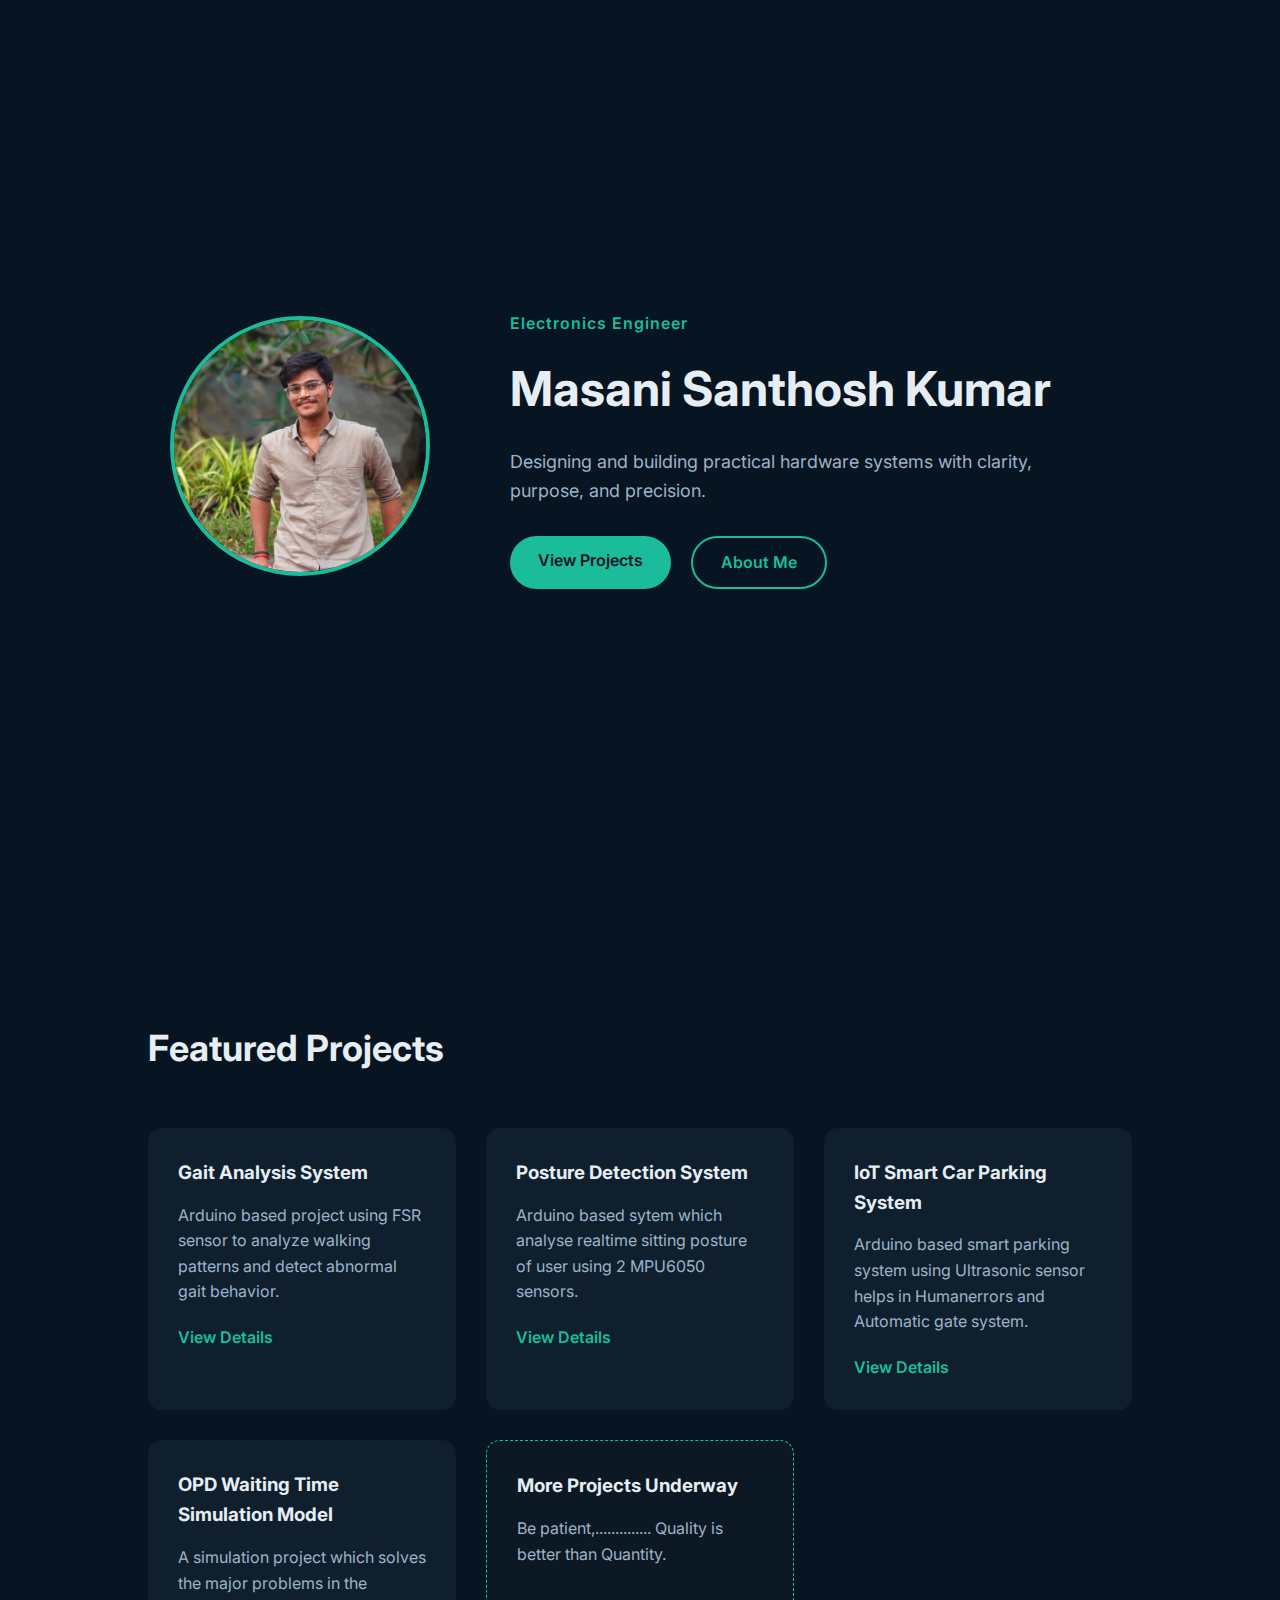
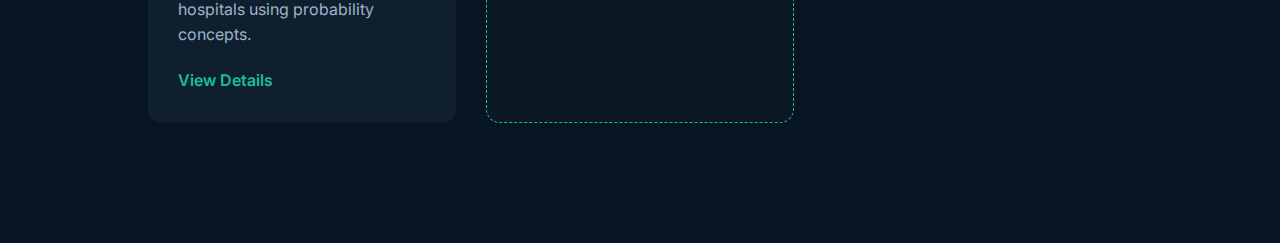
<file: index.html>
<!DOCTYPE html>
<html lang="en">
<head>
    <meta charset="UTF-8">
    <title>Masani Santhosh Kumar | Electronics Engineer</title>
    <meta name="viewport" content="width=device-width, initial-scale=1.0">

    <!-- Google Verification (KEEP THIS) -->
    <meta name="google-site-verification" content="LAAKrwbLAzIl_mvfc6mIAjkBrMcFje6TResBDadfPq0" />

    <!-- Font -->
    <link href="https://fonts.googleapis.com/css2?family=Inter:wght@400;600;700;800&display=swap" rel="stylesheet">

    <!-- CSS -->
    <link rel="stylesheet" href="css/style.css">
</head>

<body>

<!-- HERO SECTION -->
<section class="hero">
    <div class="hero-container">

        <div class="hero-image">
            <img src="profile.jpg" alt="Masani Santhosh Kumar">
        </div>

        <div class="hero-content">
            <p class="hero-tag">Electronics Engineer</p>

            <h1>Masani Santhosh Kumar</h1>

            <p class="hero-sub">
                Designing and building practical hardware systems 
                with clarity, purpose, and precision.
            </p>

            <div class="hero-buttons">
                <a href="#projects" class="btn-primary">View Projects</a>
                <a href="about.html" class="btn-secondary">About Me</a>
            </div>
        </div>

    </div>
</section>


<!-- PROJECTS SECTION -->
<section id="projects" class="projects">
    <div class="container">

        <h2>Featured Projects</h2>

        <div class="project-grid">

            <!-- Project 1 -->
            <div class="project-card">
                <h3>Gait Analysis System</h3>
                <p>
                    Arduino based project using FSR sensor 
                    to analyze walking patterns and detect abnormal gait behavior.
                </p>
                <a href="projects/gait.html" class="project-btn">View Details</a>
            </div>

            <!-- Project 2 -->
            <div class="project-card">
                <h3>Posture Detection System</h3>
                <p>
                    Arduino based sytem which analyse realtime sitting 
                    posture of user using 2 MPU6050 sensors.
                </p>
                <a href="projects/posture.html" class="project-btn">View Details</a>
            </div>

            <!-- Project 3 -->
            <div class="project-card">
                <h3>IoT Smart Car Parking System</h3>
                <p>
                    Arduino based smart parking system using Ultrasonic sensor
                    helps in Humanerrors and Automatic gate system.
                </p>
                <a href="parking.html" class="project-btn">View Details</a>
            </div>
                        <!-- Project 4 -->
            <div class="project-card">
                <h3>OPD Waiting Time Simulation Model</h3>
                <p>
                    A simulation project which solves the major problems 
                    in the hospitals using probability concepts.
                </p>
                <a href="opd.html" class="project-btn">View Details</a>
            </div>

            <!-- Project 5 -->
            <div class="project-card coming-soon">
                <h3>More Projects Underway</h3>
                <p>
                    Be patient,..............
                    Quality is better than Quantity.
                </p>
            </div>

        </div>

    </div>
</section>

</body>
</html>
</file>
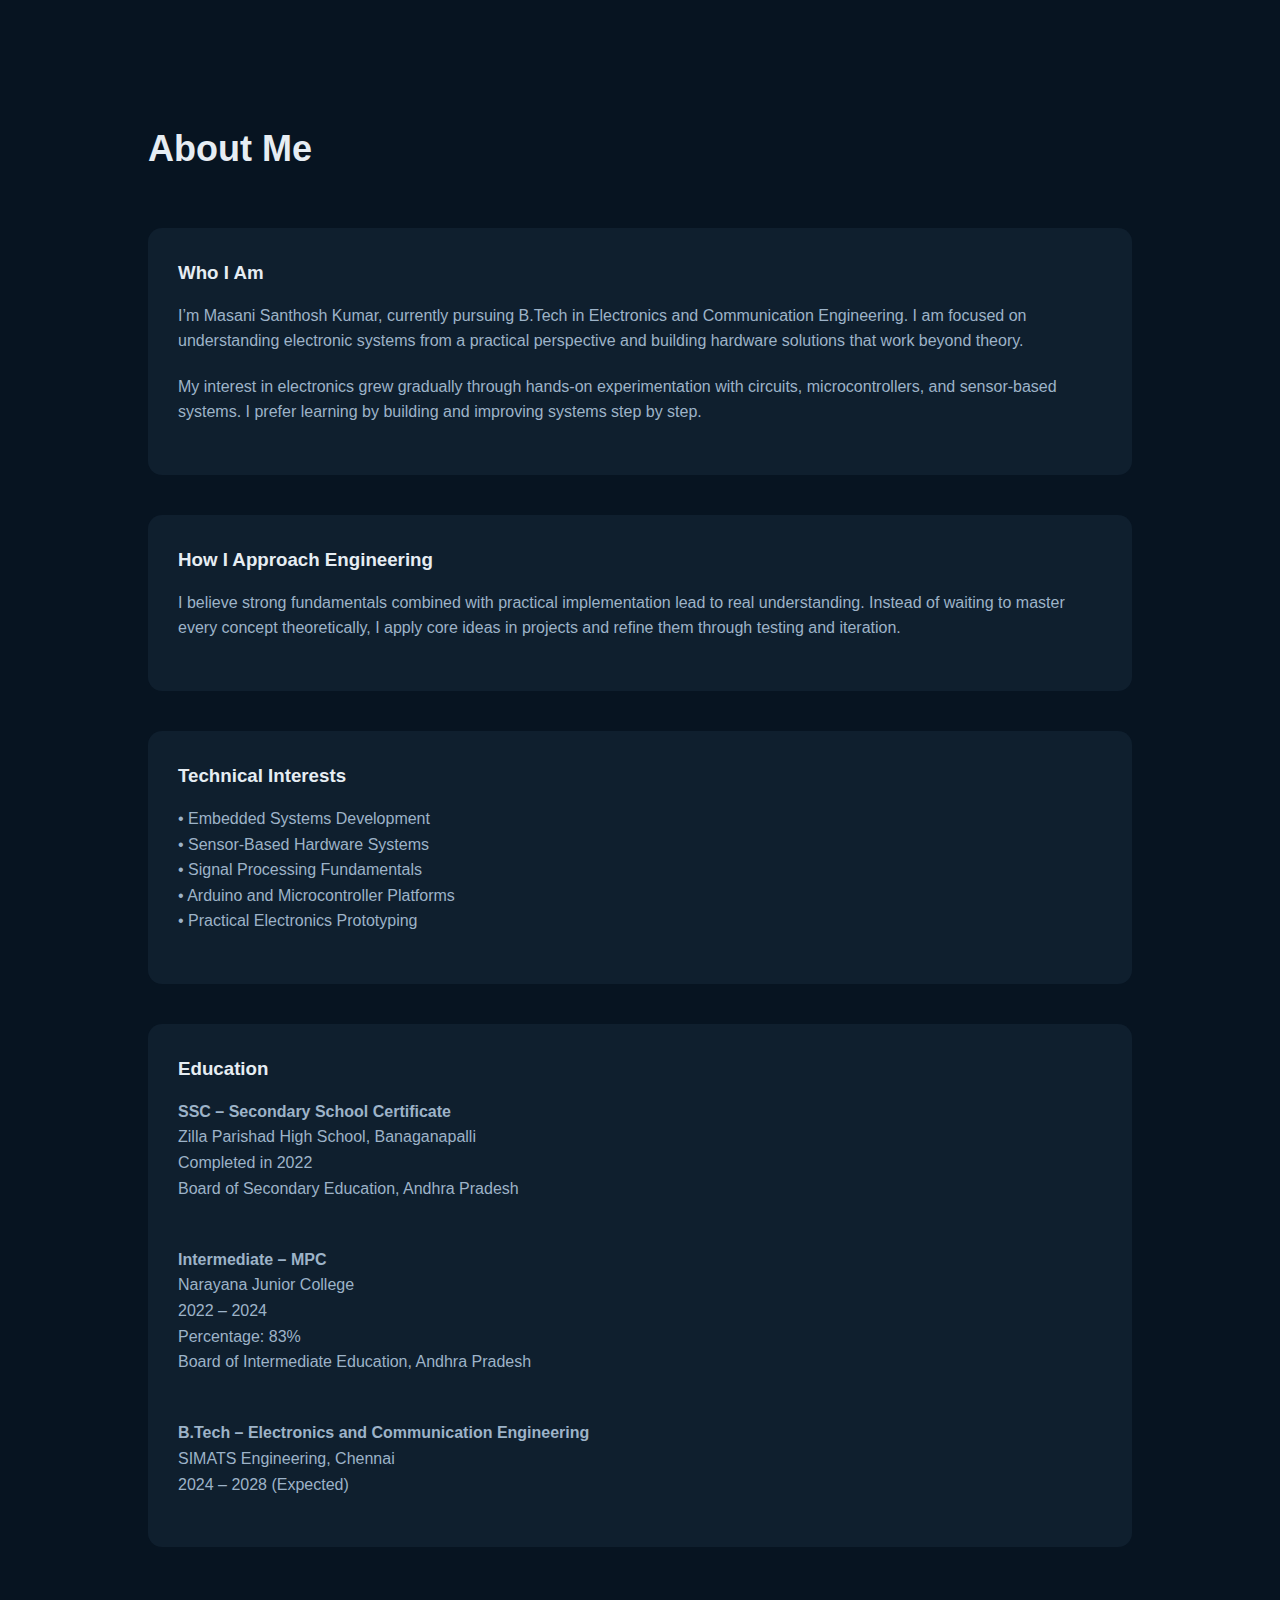
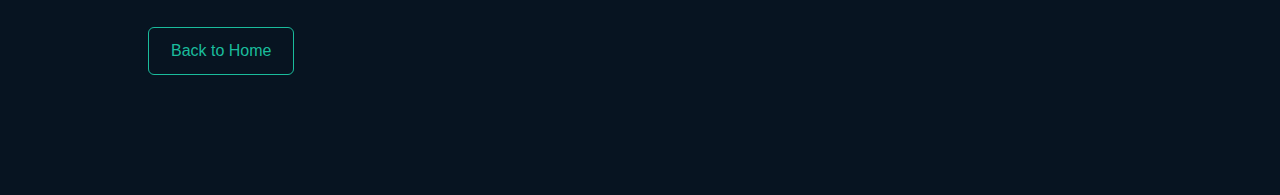
<file: about.html>
<!DOCTYPE html>
<html lang="en">
<head>
    <meta charset="UTF-8">
    <title>About | Masani Santhosh Kumar</title>
    <meta name="viewport" content="width=device-width, initial-scale=1.0">

    <meta name="description" content="About Masani Santhosh Kumar – Electronics Engineer focused on practical hardware systems and embedded technologies.">

    <link rel="stylesheet" href="css/style.css">
</head>

<body>

<section class="projects">
    <div class="container">

        <h2>About Me</h2>

        <div class="project-card" style="margin-bottom:40px;">
            <h3>Who I Am</h3>
            <p>
                I’m Masani Santhosh Kumar, currently pursuing B.Tech in Electronics and Communication Engineering.
                I am focused on understanding electronic systems from a practical perspective and building
                hardware solutions that work beyond theory.
            </p>
            <p>
                My interest in electronics grew gradually through hands-on experimentation with circuits,
                microcontrollers, and sensor-based systems. I prefer learning by building and improving
                systems step by step.
            </p>
        </div>

        <div class="project-card" style="margin-bottom:40px;">
            <h3>How I Approach Engineering</h3>
            <p>
                I believe strong fundamentals combined with practical implementation lead to real understanding.
                Instead of waiting to master every concept theoretically, I apply core ideas in projects
                and refine them through testing and iteration.
            </p>
        </div>

        <div class="project-card" style="margin-bottom:40px;">
            <h3>Technical Interests</h3>
            <p>
                • Embedded Systems Development<br>
                • Sensor-Based Hardware Systems<br>
                • Signal Processing Fundamentals<br>
                • Arduino and Microcontroller Platforms<br>
                • Practical Electronics Prototyping
            </p>
        </div>

        <div class="project-card" style="margin-bottom:40px;">
            <h3>Education</h3>

            <p>
                <strong>SSC – Secondary School Certificate</strong><br>
                Zilla Parishad High School, Banaganapalli<br>
                Completed in 2022<br>
                Board of Secondary Education, Andhra Pradesh
            </p>

            <br>

            <p>
                <strong>Intermediate – MPC</strong><br>
                Narayana Junior College<br>
                2022 – 2024<br>
                Percentage: 83%<br>
                Board of Intermediate Education, Andhra Pradesh
            </p>

            <br>

            <p>
                <strong>B.Tech – Electronics and Communication Engineering</strong><br>
                SIMATS Engineering, Chennai<br>
                2024 – 2028 (Expected)
            </p>

        </div>

        <a href="index.html" class="btn secondary">Back to Home</a>

    </div>
</section>

</body>
</html>
</file>
<file: css/style.css>
/* =========================
   GLOBAL RESET
========================= */
* {
    margin: 0;
    padding: 0;
    box-sizing: border-box;
}

html {
    scroll-behavior: smooth; /* Smooth Scroll Enabled */
}

body {
    font-family: 'Inter', sans-serif;
    background: #071421;
    color: #e6edf3;
    line-height: 1.6;
}

/* =========================
   CONTAINER
========================= */
.container {
    max-width: 1100px;
    margin: auto;
    padding: 0 20px;
}

/* =========================
   HERO SECTION (FIXED)
========================= */
.hero {
    min-height: 100vh;          /* FULL SCREEN HERO */
    display: flex;
    align-items: center;
    justify-content: center;
    padding: 0 10%;             /* Removed top padding */
}

.hero-container {
    display: flex;
    align-items: center;
    gap: 80px;
    flex-wrap: wrap;
}

.hero-image img {
    width: 260px;
    height: 260px;
    border-radius: 50%;
    object-fit: cover;
    border: 4px solid #1abc9c;
}

.hero-content {
    max-width: 600px;
}

.hero-tag {
    color: #1abc9c;
    font-weight: 600;
    margin-bottom: 15px;
    letter-spacing: 1px;
}

.hero-content h1 {
    font-size: 48px;
    margin-bottom: 20px;
}

.hero-sub {
    font-size: 18px;
    margin-bottom: 30px;
    color: #9db3c8;
}

.hero-buttons {
    display: flex;
    gap: 20px;
    flex-wrap: wrap;
}

.btn-primary {
    background: #1abc9c;
    color: #071421;
    padding: 12px 28px;
    border-radius: 30px;
    text-decoration: none;
    font-weight: 600;
    transition: 0.3s ease;
}

.btn-primary:hover {
    background: #16a085;
}

.btn-secondary {
    border: 2px solid #1abc9c;
    color: #1abc9c;
    padding: 12px 28px;
    border-radius: 30px;
    text-decoration: none;
    font-weight: 600;
    transition: 0.3s ease;
}

.btn-secondary:hover {
    background: #1abc9c;
    color: #071421;
}

/* =========================
   PROJECTS SECTION
========================= */
.projects {
    padding: 120px 10%; /* More spacing after hero */
}

.projects h2 {
    font-size: 36px;
    margin-bottom: 50px;
}

.project-grid {
    display: grid;
    grid-template-columns: repeat(3, 1fr);
    gap: 30px;
}

.project-card {
    background: #0f1f2e;
    padding: 30px;
    border-radius: 14px;
    transition: 0.3s ease;
}

.project-card:hover {
    transform: translateY(-6px);
    background: #142c3f;
}

.project-card h3 {
    margin-bottom: 15px;
}

.project-card p {
    margin-bottom: 20px;
    color: #9db3c8;
}

.project-btn {
    display: inline-block;
    text-decoration: none;
    color: #1abc9c;
    font-weight: 600;
}

.project-btn:hover {
    text-decoration: underline;
}

.coming-soon {
    background: #0c1824;
    border: 1px dashed #1abc9c;
}

/* =========================
   PROJECT DETAIL PAGE
========================= */
.project-detail {
    padding: 80px 10%;
}

.project-detail h1 {
    font-size: 40px;
    margin-bottom: 20px;
}

.project-detail h2 {
    margin-top: 50px;
    margin-bottom: 15px;
    font-size: 24px;
}

.project-detail p {
    margin-bottom: 15px;
    color: #c9d6e3;
}

.project-card img,
.project-detail img {
    width: 100%;
    max-width: 600px;
    height: auto;
    border-radius: 12px;
    margin: 30px auto;
    display: block;
    box-shadow: 0 12px 30px rgba(0, 0, 0, 0.4);
}

/* =========================
   CODE BLOCK
========================= */
pre {
    background: #111827;
    padding: 20px;
    border-radius: 10px;
    overflow-x: auto;
    color: #ffffff;
    font-size: 14px;
    margin-top: 20px;
}

/* =========================
   BACK BUTTON
========================= */
.btn.secondary {
    display: inline-block;
    margin-top: 40px;
    padding: 10px 22px;
    border: 1px solid #1abc9c;
    border-radius: 6px;
    text-decoration: none;
    color: #1abc9c;
    transition: 0.3s ease;
}

.btn.secondary:hover {
    background: #1abc9c;
    color: #071421;
}

/* =========================
   RESULT SLIDER
========================= */
.result-slider {
    position: relative;
    max-width: 800px;
    margin: 40px auto;
}

.slide {
    display: none;
    text-align: center;
}

.slide.active {
    display: block;
}

.slide img {
    width: 100%;
    max-height: 420px;
    object-fit: contain;
    background: #0f1f2e;
    padding: 20px;
    border-radius: 10px;
}

/* SLIDER BUTTONS */
.prev, .next {
    position: absolute;
    top: 50%;
    transform: translateY(-50%);
    background: #0f1f2e;
    color: #1abc9c;
    border: none;
    font-size: 24px;
    padding: 12px 18px;
    cursor: pointer;
    border-radius: 8px;
    transition: 0.3s ease;
}

.prev:hover,
.next:hover {
    background: #1abc9c;
    color: #071421;
}

.prev { left: -60px; }
.next { right: -60px; }

/* =========================
   RESPONSIVE
========================= */
@media (max-width: 992px) {

    .project-grid {
        grid-template-columns: repeat(2, 1fr);
    }

    .hero-container {
        flex-direction: column;
        text-align: center;
    }

    .hero {
        min-height: auto;
        padding: 100px 10%;
    }

    .hero-image img {
        width: 200px;
        height: 200px;
    }

    .prev { left: 10px; }
    .next { right: 10px; }
}

@media (max-width: 600px) {

    .project-grid {
        grid-template-columns: 1fr;
    }

    .hero-content h1 {
        font-size: 32px;
    }

    .project-detail h1 {
        font-size: 28px;
    }
}
</file>
